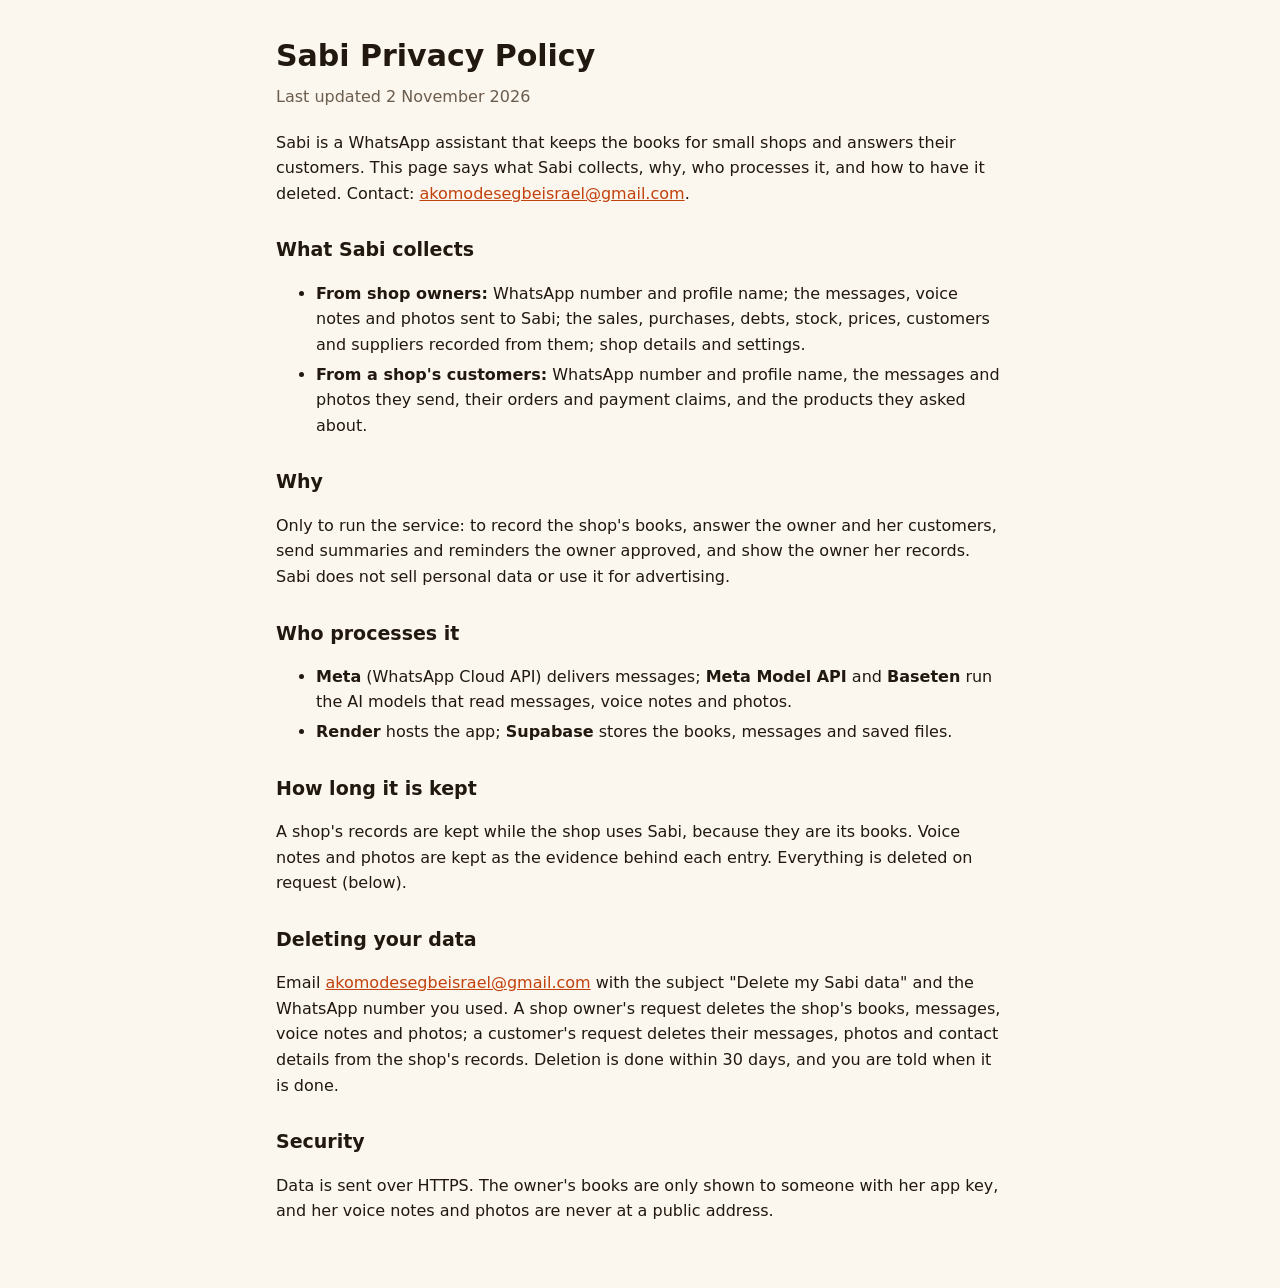
<file: web/privacy.html>
<!doctype html>
<html lang="en">
<head>
<meta charset="utf-8">
<meta name="viewport" content="width=device-width, initial-scale=1">
<title>Sabi Privacy Policy</title>
<style>
  :root { --bg: #FBF6EE; --card: #FFFFFF; --ink: #21180F; --muted: #6B5D4D; --line: #EADFCC; --accent: #C2410C; }
  @media (prefers-color-scheme: dark) {
    :root { --bg: #17110C; --card: #221A13; --ink: #F5EBDD; --muted: #B9A891; --line: #3A2E22; --accent: #FB923C; }
  }
  * { box-sizing: border-box; }
  body { margin: 0; background: var(--bg); color: var(--ink); font: 16px/1.6 system-ui, -apple-system, "Segoe UI", Roboto, sans-serif; }
  main { max-width: 760px; margin: 0 auto; padding: 32px 16px 48px; }
  h1 { font-size: 30px; margin: 0 0 4px; }
  h2 { font-size: 19px; margin: 28px 0 8px; }
  .sub { color: var(--muted); margin: 0 0 20px; }
  a { color: var(--accent); }
  li { margin-bottom: 4px; }
</style>
</head>
<body>
<main>
<h1>Sabi Privacy Policy</h1>
<p class="sub">Last updated 2 November 2026</p>

<p>Sabi is a WhatsApp assistant that keeps the books for small shops and answers their customers. This page says what
Sabi collects, why, who processes it, and how to have it deleted. Contact: <a href="mailto:akomodesegbeisrael@gmail.com">akomodesegbeisrael@gmail.com</a>.</p>

<h2>What Sabi collects</h2>
<ul>
  <li><b>From shop owners:</b> WhatsApp number and profile name; the messages, voice notes and photos sent to Sabi; the
    sales, purchases, debts, stock, prices, customers and suppliers recorded from them; shop details and settings.</li>
  <li><b>From a shop's customers:</b> WhatsApp number and profile name, the messages and photos they send, their orders
    and payment claims, and the products they asked about.</li>
</ul>

<h2>Why</h2>
<p>Only to run the service: to record the shop's books, answer the owner and her customers, send summaries and
reminders the owner approved, and show the owner her records. Sabi does not sell personal data or use it for advertising.</p>

<h2>Who processes it</h2>
<ul>
  <li><b>Meta</b> (WhatsApp Cloud API) delivers messages; <b>Meta Model API</b> and <b>Baseten</b> run the AI models that
    read messages, voice notes and photos.</li>
  <li><b>Render</b> hosts the app; <b>Supabase</b> stores the books, messages and saved files.</li>
</ul>

<h2>How long it is kept</h2>
<p>A shop's records are kept while the shop uses Sabi, because they are its books. Voice notes and photos are kept as the
evidence behind each entry. Everything is deleted on request (below).</p>

<h2 id="delete">Deleting your data</h2>
<p>Email <a href="mailto:akomodesegbeisrael@gmail.com?subject=Delete%20my%20Sabi%20data">akomodesegbeisrael@gmail.com</a>
with the subject "Delete my Sabi data" and the WhatsApp number you used. A shop owner's request deletes the shop's
books, messages, voice notes and photos; a customer's request deletes their messages, photos and contact details from
the shop's records. Deletion is done within 30 days, and you are told when it is done.</p>

<h2>Security</h2>
<p>Data is sent over HTTPS. The owner's books are only shown to someone with her app key, and her voice notes and photos
are never at a public address.</p>
</main>
</body>
</html>
</file>
